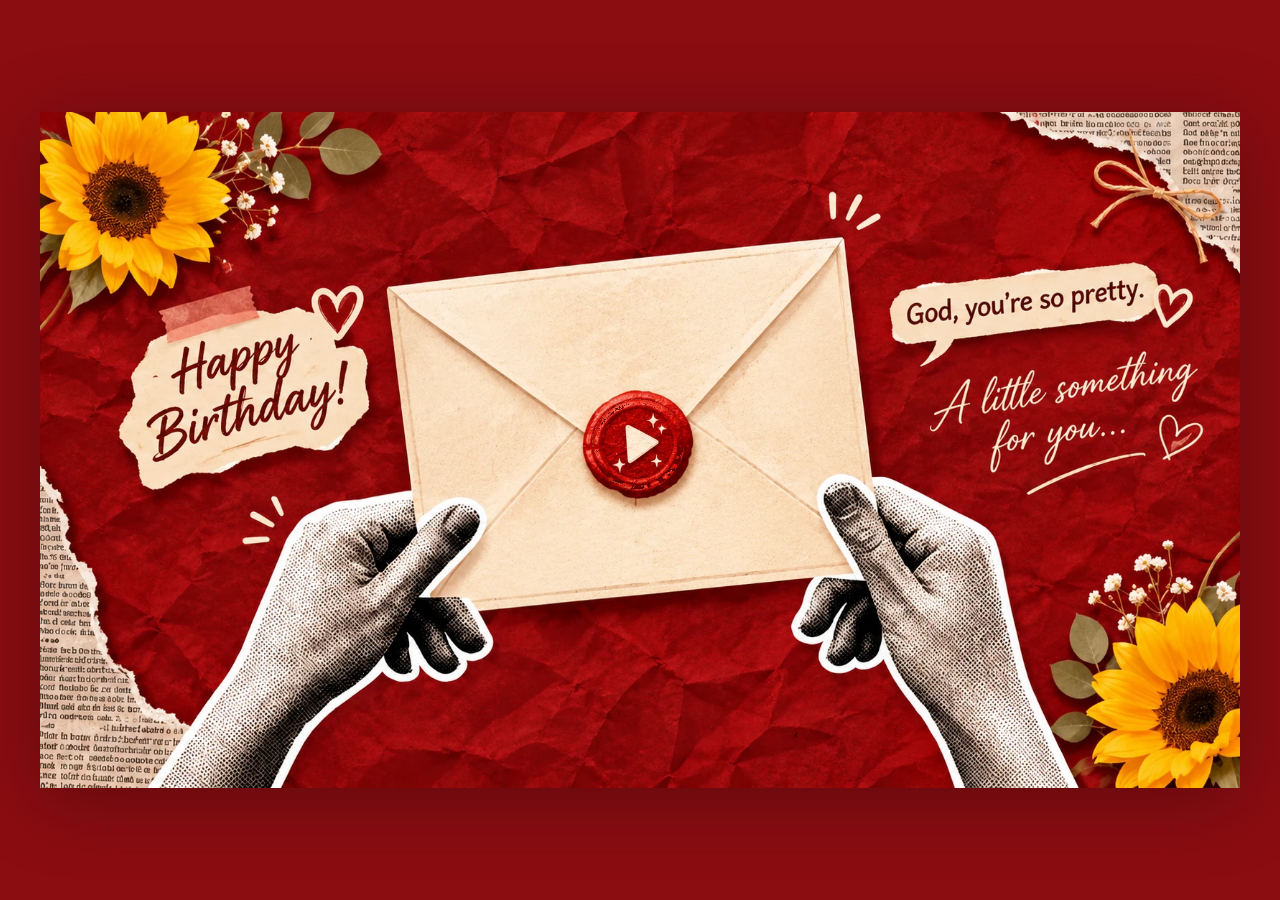
<file: index.html>
<!DOCTYPE html>
<html lang="en">

<head>
  <meta charset="UTF-8">
  <meta http-equiv="refresh" content="0; url=sections/envelope/envelope.html">
  <title>Sathya's Birthday — The Secret Envelope</title>

  <!-- Favicon -->
  <link rel="icon" type="image/x-icon" href="assets/favicon/favicon.ico">
  <link rel="icon" type="image/webp" href="assets/favicon/favicon.webp">
  <link rel="icon" type="image/png" sizes="32x32" href="assets/favicon/favicon-32x32.png">
  <link rel="icon" type="image/png" sizes="16x16" href="assets/favicon/favicon-16x16.png">
  <link rel="apple-touch-icon" sizes="180x180" href="assets/favicon/apple-touch-icon.png">

  <script>
    window.location.replace("sections/envelope/envelope.html");
  </script>
</head>

<body
  style="margin: 0; background-color: #8b0d11; color: #fbf5e7; font-family: sans-serif; display: flex; align-items: center; justify-content: center; height: 100vh;">
  <p>Loading Sathya's Birthday Website Section 01... <a href="sections/envelope/envelope.html"
      style="color: #ffd770;">Click here if not redirected</a></p>
</body>

</html>
</file>
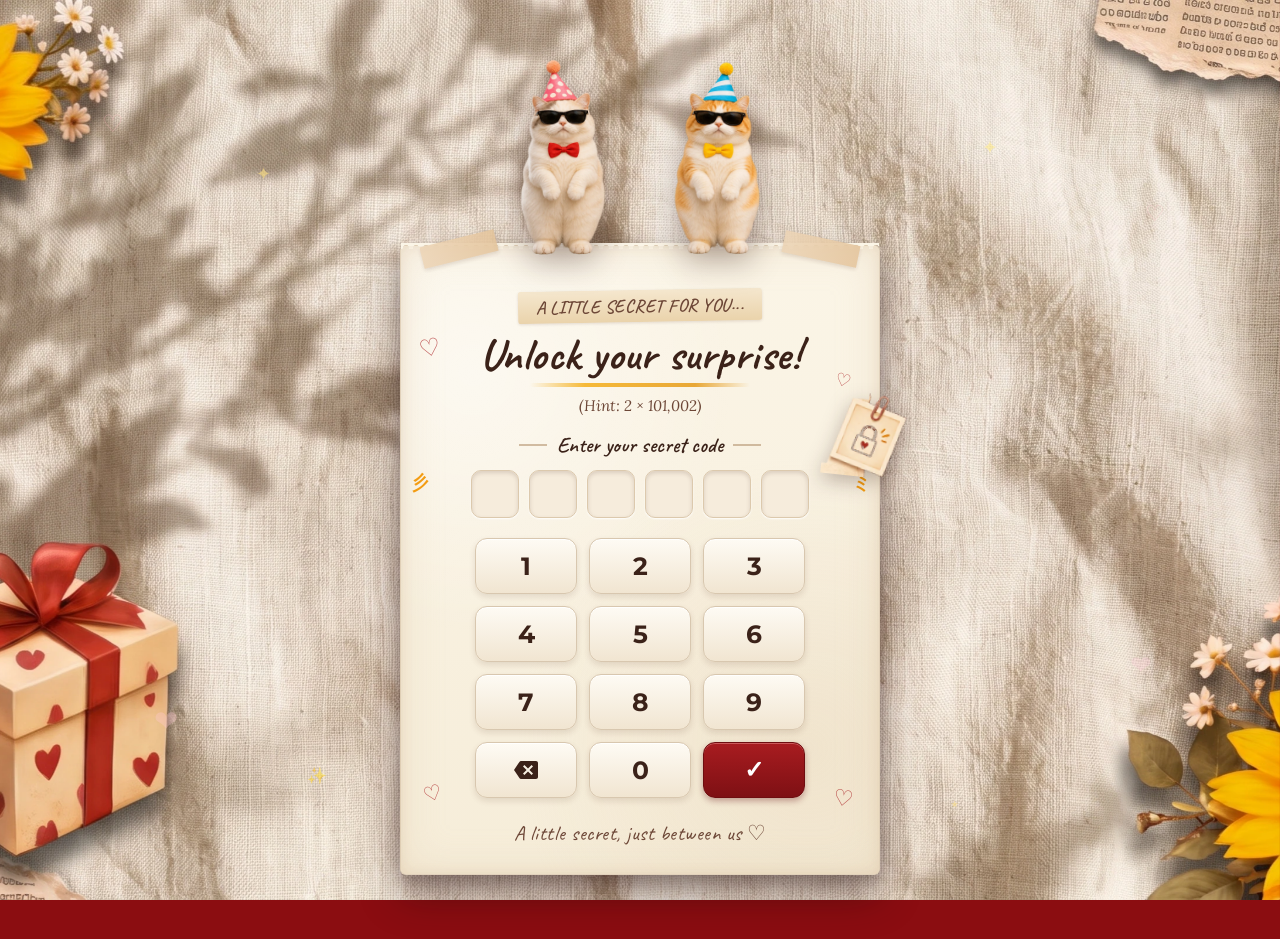
<file: secret code.html>
<!DOCTYPE html>
<html lang="en">

<head>
  <meta charset="UTF-8">
  <meta name="viewport" content="width=device-width, initial-scale=1.0">
  <title>Unlock your surprise! — Sathya's Birthday</title>

  <!-- Favicon -->
  <link rel="icon" type="image/x-icon" href="assets/favicon/favicon.ico">
  <link rel="icon" type="image/webp" href="assets/favicon/favicon.webp">
  <link rel="icon" type="image/png" sizes="32x32" href="assets/favicon/favicon-32x32.png">
  <link rel="icon" type="image/png" sizes="16x16" href="assets/favicon/favicon-16x16.png">
  <link rel="apple-touch-icon" sizes="180x180" href="assets/favicon/apple-touch-icon.png">

  <!-- Google Typography: Vintage cursive handwriting & elegant warm serif -->
  <link rel="preconnect" href="https://fonts.googleapis.com">
  <link rel="preconnect" href="https://fonts.gstatic.com" crossorigin>
  <link
    href="https://fonts.googleapis.com/css2?family=Caveat:wght@500;600;700&family=Dancing+Script:wght@600;700&family=Lora:ital,wght@0,400;0,500;0,600;1,400&family=Montserrat:wght@600;700;800&display=swap"
    rel="stylesheet">

  <link rel="stylesheet" href="css/secret-code.css">
</head>

<body class="secret-code-body">

  <!-- Scrapbook Background Image Layer (Desktop & Mobile via media queries) -->
  <div class="secret-code-bg-layer" aria-hidden="true"></div>

  <!-- Ambient Floating Scrapbook Particles (Hearts & Sparkles) -->
  <div class="secret-code-ambient-particles" aria-hidden="true">
    <span class="secret-code-ambient-heart ah-1">♡</span>
    <span class="secret-code-ambient-heart ah-2">❤</span>
    <span class="secret-code-ambient-heart ah-3">♡</span>
    <span class="secret-code-ambient-heart ah-4">❤</span>
    <span class="secret-code-ambient-star as-1">✦</span>
    <span class="secret-code-ambient-star as-2">✨</span>
    <span class="secret-code-ambient-star as-3">✦</span>
    <span class="secret-code-ambient-star as-4">⋆</span>
  </div>

  <main class="secret-code-main">
    <div class="secret-code-container">

      <!-- Birthday Cats Sticker atop card: Standing cats (initial) & Dancing cats (celebration) -->
      <div class="secret-code-kitten-wrap" id="secret-code-kitten-wrap" aria-hidden="true">
        <div class="secret-code-kitten-hearts">
          <span class="secret-code-celeb-heart">♡</span>
          <span class="secret-code-celeb-heart">✨</span>
          <span class="secret-code-celeb-heart">♡</span>
          <span class="secret-code-celeb-heart">✦</span>
        </div>
        <div class="secret-code-cats-container">
          <img src="assets/characters/standing-cats.webp"
            alt="Two birthday cats standing upright in sunglasses, party hats and bow ties"
            class="secret-code-cat-img secret-code-cat-standing" id="secret-code-cat-standing" draggable="false" />
          <img src="assets/characters/dancing-cats.webp"
            alt="Two birthday cats dancing in celebration with sunglasses and party hats"
            class="secret-code-cat-img secret-code-cat-dancing" id="secret-code-cat-dancing" draggable="false" />
        </div>
      </div>

      <!-- Cream Torn-Paper Password Card -->
      <article class="secret-code-card" id="secret-code-card" aria-label="Secret code entry card">

        <!-- Washi Tape Strips on Top Corners -->
        <div class="secret-code-tape secret-code-tape-left" aria-hidden="true"></div>
        <div class="secret-code-tape secret-code-tape-right" aria-hidden="true"></div>

        <!-- Mini Polaroid Locked Card with Bronze Paperclip on Right -->
        <div class="secret-code-polaroid-badge" aria-hidden="true">
          <img src="assets/lock-polaroid.webp" alt="" class="secret-code-polaroid-img" draggable="false" />
        </div>

        <!-- Hand-drawn Doodle Hearts -->
        <span class="secret-code-doodle-heart dh-1" aria-hidden="true">♡</span>
        <span class="secret-code-doodle-heart dh-2" aria-hidden="true">♡</span>
        <span class="secret-code-doodle-heart dh-3" aria-hidden="true">♡</span>
        <span class="secret-code-doodle-heart dh-4" aria-hidden="true">♡</span>

        <!-- Radiant Accent Marks next to Slots -->
        <span class="secret-code-radiant-left" aria-hidden="true">彡</span>
        <span class="secret-code-radiant-right" aria-hidden="true">ミ</span>

        <!-- Small Heading on washi tape strip -->
        <div class="secret-code-banner-wrap">
          <span class="secret-code-small-heading">A LITTLE SECRET FOR YOU...</span>
        </div>

        <!-- Main Heading: "Unlock your surprise!" -->
        <div class="secret-code-heading-wrap">
          <h1 class="secret-code-main-heading">Unlock your surprise!</h1>
          <div class="secret-code-heading-flourish" aria-hidden="true"></div>
        </div>

        <!-- Subtitle & Live Status Feedback -->
        <p class="secret-code-subtitle" id="secret-code-subtitle" role="status" aria-live="polite">
          (Hint: 2 × 101,002)
        </p>

        <!-- Input Heading -->
        <h2 class="secret-code-input-heading">Enter your secret code</h2>

        <!-- Exactly Six Digit Positions (Dots displayed) -->
        <div class="secret-code-slots-row" id="secret-code-slots" role="group" aria-label="6 digit passcode display">
          <div class="secret-code-slot" aria-label="Digit 1 empty"><span class="secret-code-slot-dot"></span></div>
          <div class="secret-code-slot" aria-label="Digit 2 empty"><span class="secret-code-slot-dot"></span></div>
          <div class="secret-code-slot" aria-label="Digit 3 empty"><span class="secret-code-slot-dot"></span></div>
          <div class="secret-code-slot" aria-label="Digit 4 empty"><span class="secret-code-slot-dot"></span></div>
          <div class="secret-code-slot" aria-label="Digit 5 empty"><span class="secret-code-slot-dot"></span></div>
          <div class="secret-code-slot" aria-label="Digit 6 empty"><span class="secret-code-slot-dot"></span></div>
        </div>

        <!-- Custom 6-Digit Numeric Keypad (12 buttons: 1-9, Backspace, 0, Submit) -->
        <div class="secret-code-keypad" id="secret-code-keypad" role="group" aria-label="Numeric keypad">
          <button class="secret-code-btn" type="button" data-digit="1" aria-label="1">1</button>
          <button class="secret-code-btn" type="button" data-digit="2" aria-label="2">2</button>
          <button class="secret-code-btn" type="button" data-digit="3" aria-label="3">3</button>
          <button class="secret-code-btn" type="button" data-digit="4" aria-label="4">4</button>
          <button class="secret-code-btn" type="button" data-digit="5" aria-label="5">5</button>
          <button class="secret-code-btn" type="button" data-digit="6" aria-label="6">6</button>
          <button class="secret-code-btn" type="button" data-digit="7" aria-label="7">7</button>
          <button class="secret-code-btn" type="button" data-digit="8" aria-label="8">8</button>
          <button class="secret-code-btn" type="button" data-digit="9" aria-label="9">9</button>

          <!-- Backspace Button (⌫) -->
          <button class="secret-code-btn secret-code-btn-backspace" type="button" data-action="backspace"
            aria-label="Backspace">
            <svg class="secret-code-backspace-svg" viewBox="0 0 24 24" aria-hidden="true">
              <path
                d="M22 3H7c-.69 0-1.23.35-1.59.88L0 12l5.41 8.11c.36.53.9.89 1.59.89h15c1.1 0 2-.9 2-2V5c0-1.1-.9-2-2-2zm-3 12.59L17.59 17 14 13.41 10.41 17 9 15.59 12.59 12 9 8.41 10.41 7 14 10.59 17.59 7 19 8.41 15.41 12 19 15.59z" />
            </svg>
          </button>

          <!-- Zero Button (0) -->
          <button class="secret-code-btn" type="button" data-digit="0" aria-label="0">0</button>

          <!-- Submit Checkmark Button (✓) with crimson styling -->
          <button class="secret-code-btn secret-code-btn-submit" type="button" data-action="submit"
            aria-label="Unlock surprise">
            <span class="secret-code-submit-icon" aria-hidden="true">&#10003;</span>
          </button>
        </div>

        <!-- Golden Unlocked Badge (Revealed on correct password) -->
        <div class="secret-code-unlocked-badge" id="secret-code-unlocked-badge" aria-hidden="true">
          <span>✨</span> SURPRISE UNLOCKED! <span>✨</span>
        </div>

        <!-- Supporting text at bottom of card -->
        <p class="secret-code-supporting-text">A little secret, just between us ♡</p>

      </article>

    </div>
  </main>

  <!-- Celebration Confetti and Hearts Particle Container -->
  <div class="secret-code-confetti-container" id="secret-code-confetti" aria-hidden="true"></div>

  <!-- Section 02 Functionality Script -->
  <script src="js/secret-code.js"></script>
</body>

</html>
</file>
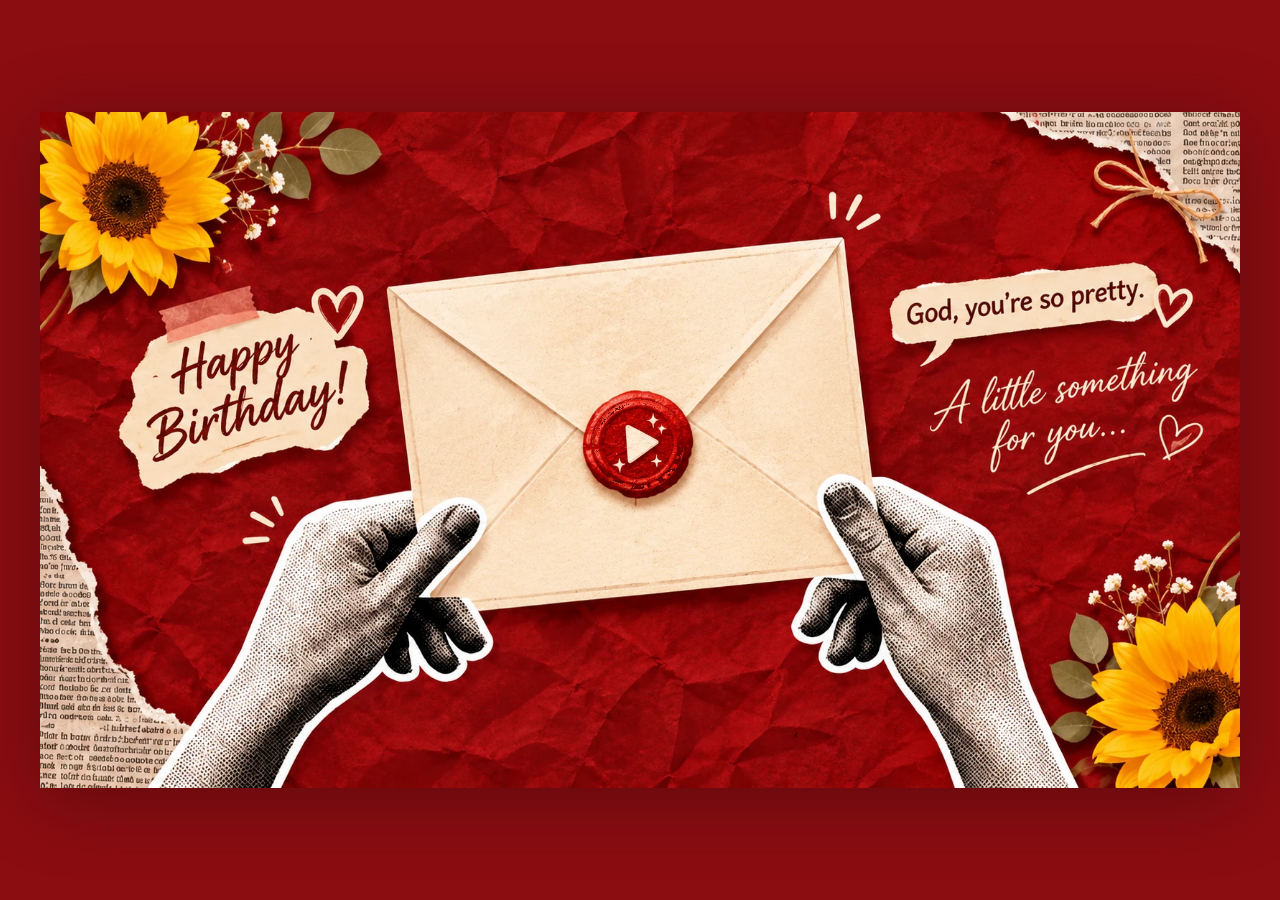
<file: sections/envelope/envelope.html>
<!DOCTYPE html>
<html lang="en">
<head>
  <meta charset="UTF-8">
  <meta name="viewport" content="width=device-width, initial-scale=1.0">
  <title>Sathya's Birthday — The Secret Envelope</title>

  <!-- Favicon -->
  <link rel="icon" type="image/x-icon" href="../../assets/favicon/favicon.ico">
  <link rel="icon" type="image/webp" href="../../assets/favicon/favicon.webp">
  <link rel="icon" type="image/png" sizes="32x32" href="../../assets/favicon/favicon-32x32.png">
  <link rel="icon" type="image/png" sizes="16x16" href="../../assets/favicon/favicon-16x16.png">
  <link rel="apple-touch-icon" sizes="180x180" href="../../assets/favicon/apple-touch-icon.png">

  <!-- Typography: Vintage romantic cursive handwriting & warm readable serif/sans -->
  <link rel="preconnect" href="https://fonts.googleapis.com">
  <link rel="preconnect" href="https://fonts.gstatic.com" crossorigin>
  <link href="https://fonts.googleapis.com/css2?family=Caveat:wght@500;600;700&family=Dancing+Script:wght@600;700&family=Lora:ital,wght@0,400;0,500;0,600;1,400&family=Montserrat:wght@600;700;800&display=swap" rel="stylesheet">

  <link rel="stylesheet" href="envelope.css">
</head>
<body class="envelope-body">

  <!-- SVG Filter for Deckled/Torn Paper Edges on the Letter -->
  <svg class="envelope-sr-only" aria-hidden="true" width="0" height="0">
    <defs>
      <filter id="envelope-deckle-filter">
        <feTurbulence type="fractalNoise" baseFrequency="0.04" numOctaves="4" result="noise" />
        <feDisplacementMap in="SourceGraphic" in2="noise" scale="2.5" xChannelSelector="R" yChannelSelector="G" />
      </filter>
    </defs>
  </svg>

  <main class="envelope-main">
    <section class="envelope-section" id="envelope-section" aria-label="Birthday envelope introduction">

      <!-- Responsive Canvas: max-width 1200px, preserves 1671:941 aspect ratio, centered in viewport -->
      <div class="envelope-container" id="envelope-container" data-state="closed">

        <!-- 1. Single Full Background Composition (Approved Reference Artwork) -->
        <img 
          src="assets/envelope-hero.webp" 
          alt="Sathya's Birthday Envelope" 
          class="envelope-hero-bg" 
          draggable="false"
        />

        <!-- 2. Golden Interior Light Burst & Star Sparkles (radiates when envelope opens) -->
        <div class="envelope-glow-burst" id="envelope-glow-burst" aria-hidden="true">
          <div class="envelope-glow-core"></div>
          <div class="envelope-sparkle sp-1">✦</div>
          <div class="envelope-sparkle sp-2">✨</div>
          <div class="envelope-sparkle sp-3">✦</div>
          <div class="envelope-sparkle sp-4">⋆</div>
          <div class="envelope-sparkle sp-5">✦</div>
          <div class="envelope-sparkle sp-6">✨</div>
        </div>

        <!-- 3. Open Flap Peak & Interior Light Flare Layer (revealed on open) -->
        <div class="envelope-open-peak" id="envelope-open-peak" aria-hidden="true">
          <img src="assets/envelope-open-header.webp" alt="" class="envelope-open-peak-img" draggable="false" />
        </div>

        <!-- 4. The Personal Letter Card (slides up smoothly out of envelope pocket) -->
        <article class="envelope-letter" id="envelope-letter" aria-label="Personal message for Sathya">
          
          <!-- Brass Binder Clip at top center -->
          <div class="envelope-letter-clip" aria-hidden="true">
            <svg viewBox="0 0 70 75" class="envelope-clip-svg">
              <defs>
                <linearGradient id="envelope-gold-grad" x1="0%" y1="0%" x2="100%" y2="100%">
                  <stop offset="0%" stop-color="#faecc0"/>
                  <stop offset="30%" stop-color="#caa24c"/>
                  <stop offset="60%" stop-color="#fff4cd"/>
                  <stop offset="85%" stop-color="#9a7226"/>
                  <stop offset="100%" stop-color="#e3bf66"/>
                </linearGradient>
                <filter id="envelope-clip-shadow" x="-30%" y="-30%" width="160%" height="160%">
                  <feDropShadow dx="0" dy="2" stdDeviation="2.5" flood-color="rgba(40,15,5,0.45)"/>
                </filter>
              </defs>
              <!-- Wire loop -->
              <path d="M 28 42 C 27 22 24 14 31 7 C 35 2 41 2 45 7 C 52 14 49 22 48 42" 
                    fill="none" stroke="url(#envelope-gold-grad)" stroke-width="3.2" stroke-linecap="round" filter="url(#envelope-clip-shadow)"/>
              <!-- Clamp metallic base -->
              <polygon points="12,42 64,42 60,68 16,68" fill="#3b2b1a" stroke="url(#envelope-gold-grad)" stroke-width="1.6" filter="url(#envelope-clip-shadow)"/>
              <polygon points="14,44 62,44 58,66 18,66" fill="#22170d"/>
              <!-- Clamp wire legs -->
              <path d="M 28 42 L 18 64" fill="none" stroke="url(#envelope-gold-grad)" stroke-width="2.6" stroke-linecap="round"/>
              <path d="M 48 42 L 58 64" fill="none" stroke="url(#envelope-gold-grad)" stroke-width="2.6" stroke-linecap="round"/>
            </svg>
          </div>

          <!-- Hand-drawn heart doodle at top right -->
          <div class="envelope-letter-heart" aria-hidden="true">
            <svg viewBox="0 0 36 36" class="envelope-heart-svg">
              <path d="M 18 30 C 18 30 5 21 5 12 C 5 7 9 4 14.5 5 C 16.8 5.5 18 7.5 18 7.5 C 18 7.5 19.2 5.5 21.5 5 C 27 4 31 7 31 12 C 31 21 18 30 18 30 Z" 
                    fill="none" stroke="#683d2c" stroke-width="2.2" stroke-linecap="round" stroke-linejoin="round"/>
            </svg>
          </div>

          <!-- Pressed Botanical Yellow Wildflower Sticker on left -->
          <div class="envelope-letter-flower" aria-hidden="true">
            <img src="assets/envelope-flower.webp" alt="" class="envelope-flower-img" draggable="false" />
          </div>

          <!-- Letter Body & Handwritten Heading -->
          <div class="envelope-letter-body-wrap">
            <h1 class="envelope-letter-heading">
              To the girl who makes everything a little more beautiful…
            </h1>
            <div class="envelope-letter-flourish" aria-hidden="true"></div>

            <p class="envelope-letter-text">
              Here's a small gift I made just for you. I hope you like it. <span class="envelope-heart-symbol" aria-hidden="true">🤍</span>
            </p>
          </div>

          <!-- Call to Action Button with flanking radiant accent marks -->
          <div class="envelope-letter-cta">
            <div class="envelope-cta-rays envelope-cta-rays-left" aria-hidden="true">
              <span class="envelope-ray"></span>
              <span class="envelope-ray"></span>
              <span class="envelope-ray"></span>
            </div>

            <button class="envelope-gift-btn" id="envelope-open-gift-btn" type="button" aria-label="Open your gift">
              <span class="envelope-gift-btn-label">OPEN YOUR GIFT &rarr;</span>
              <span class="envelope-gift-btn-glow" aria-hidden="true"></span>
            </button>

            <div class="envelope-cta-rays envelope-cta-rays-right" aria-hidden="true">
              <span class="envelope-ray"></span>
              <span class="envelope-ray"></span>
              <span class="envelope-ray"></span>
            </div>
          </div>

        </article>

        <!-- 5. Transparent Layer: Envelope Front Pocket & Hands (Letter slides out from behind this) -->
        <div class="envelope-front-pocket" id="envelope-front-pocket" aria-hidden="true">
          <img src="assets/envelope-front.webp" alt="" class="envelope-front-img" draggable="false" />
        </div>

        <!-- 6. Transparent Layer: Envelope Flap (3D CSS fold) -->
        <div class="envelope-flap" id="envelope-flap" aria-hidden="true">
          <img src="assets/envelope-flap-clean.webp" alt="" class="envelope-flap-img" draggable="false" />
        </div>

        <!-- 7. Transparent Layer: Circular Red Wax Play Seal Button (Keyboard accessible & pulsing) -->
        <button class="envelope-seal-btn" id="envelope-seal-btn" type="button"
                aria-label="Open birthday envelope" aria-expanded="false" 
                aria-controls="envelope-letter">
          <img src="assets/seal.webp" alt="" class="envelope-seal-img" draggable="false" />
          <span class="envelope-seal-pulse-glow" aria-hidden="true"></span>
        </button>

      </div>

      <!-- 8. Full-Screen Floral Carpet Reveal Overlay (Activates on "OPEN YOUR GIFT") -->
      <div class="envelope-floral-carpet-overlay" id="envelope-floral-carpet-overlay" aria-hidden="true">
        <div class="envelope-floral-carpet-canvas" id="envelope-floral-carpet-canvas"></div>
        <div class="envelope-floral-sparkles" id="envelope-floral-sparkles" aria-hidden="true"></div>
      </div>

    </section>
  </main>

  <script src="envelope.js"></script>
</body>
</html>
</file>
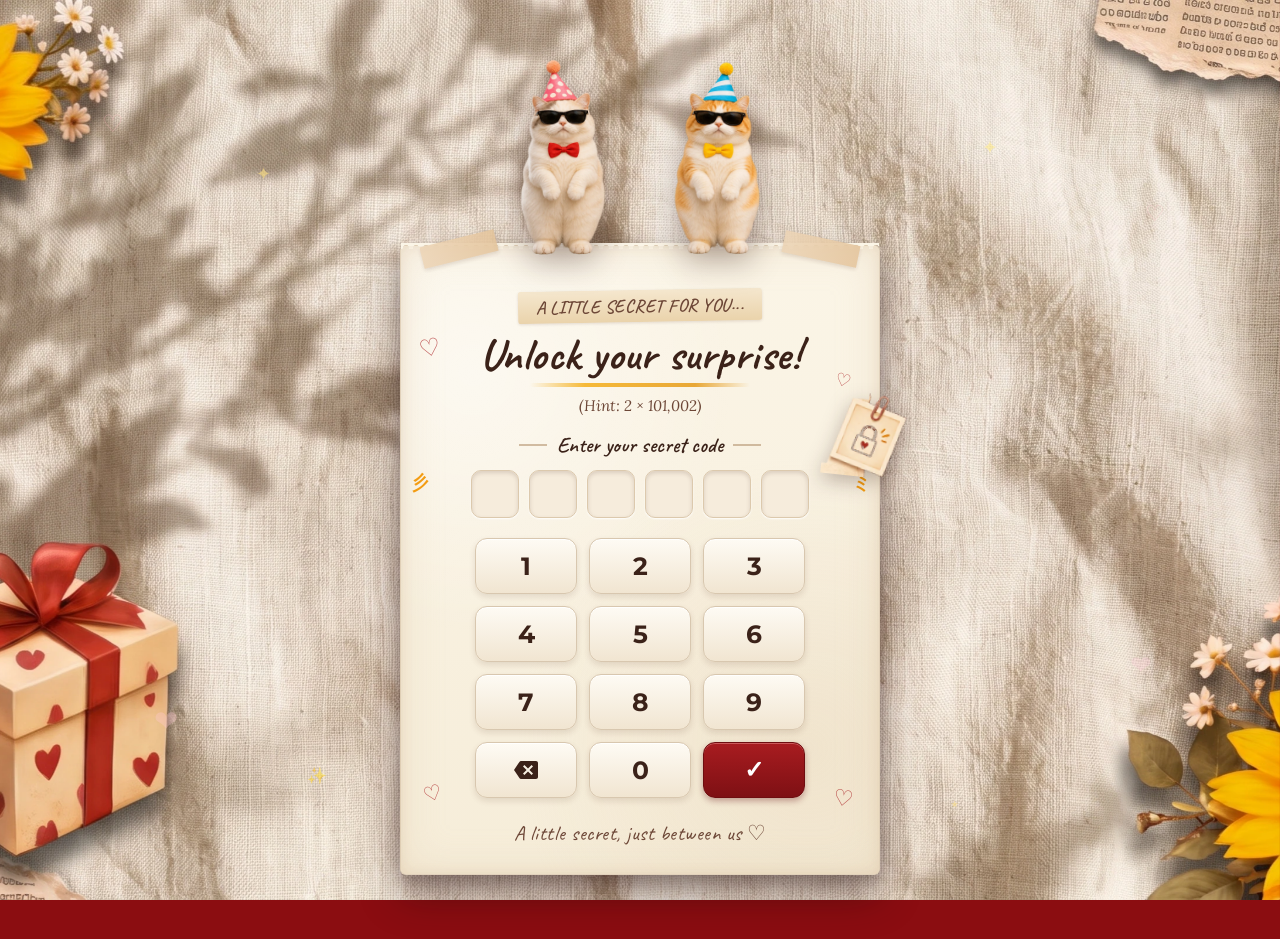
<file: sections/envelope/secret code.html>
<!DOCTYPE html>
<html lang="en">
<head>
  <meta charset="UTF-8">
  <meta http-equiv="refresh" content="0; url=../../secret%20code.html">
  <title>Redirecting to Secret Code...</title>
  <script>
    window.location.replace("../../secret%20code.html");
  </script>
</head>
<body style="background-color: #8b0d11; color: #fbf5e7; display: flex; align-items: center; justify-content: center; height: 100vh; font-family: sans-serif;">
  <p>Loading Section 02... <a href="../../secret%20code.html" style="color: #ffd770;">Click here if not redirected</a></p>
</body>
</html>
</file>
<file: css/secret-code.css>
/* ==========================================================================
   SATHYA'S BIRTHDAY WEBSITE — SECTION 02: SECRET CODE SCREEN
   Style: Cute Romantic Vintage Scrapbook Collage
   Class Prefix: secret-code-
   ========================================================================== */

/* --------------------------------------------------------------------------
   1. CSS Variables & Reset
   -------------------------------------------------------------------------- */
:root {
  --secret-code-bg-red: #8b0d11;
  --secret-code-cream: #fbf5e7;
  --secret-code-cream-light: #fffdf8;
  --secret-code-cream-dark: #eddcc4;
  --secret-code-card-edge: #d8c4a9;
  --secret-code-crimson: #a81c20;
  --secret-code-crimson-dark: #7b0f12;
  --secret-code-crimson-light: #c92f34;
  --secret-code-gold: #ffd770;
  --secret-code-gold-deep: #e5a928;
  --secret-code-gold-glow: rgba(255, 215, 110, 0.85);
  --secret-code-ink: #3b2219;
  --secret-code-ink-light: #6d4737;
  --secret-code-washi: #e8caa4;
  --secret-code-shadow: rgba(45, 15, 10, 0.45);

  --secret-code-font-heading: 'Caveat', 'Dancing Script', cursive;
  --secret-code-font-body: 'Lora', 'Georgia', serif;
  --secret-code-font-ui: 'Montserrat', -apple-system, BlinkMacSystemFont, 'Segoe UI', Roboto, sans-serif;

  --secret-code-ease-spring: cubic-bezier(0.175, 0.885, 0.32, 1.275);
  --secret-code-ease-smooth: cubic-bezier(0.25, 1, 0.5, 1);
}

*, *::before, *::after {
  box-sizing: border-box;
  margin: 0;
  padding: 0;
}

html, body {
  width: 100%;
  min-height: 100%;
  margin: 0;
  padding: 0;
  background-color: var(--secret-code-bg-red);
  font-family: var(--secret-code-font-body);
  color: var(--secret-code-ink);
  -webkit-font-smoothing: antialiased;
  -moz-osx-font-smoothing: grayscale;
}

/* --------------------------------------------------------------------------
   2. Screen Layout & Scrapbook Background Container
   -------------------------------------------------------------------------- */
.secret-code-body {
  overflow-x: hidden;
  position: relative;
  min-height: 100vh;
  min-height: 100svh;
  display: flex;
  flex-direction: column;
}

.secret-code-main {
  position: relative;
  flex: 1;
  display: flex;
  align-items: center;
  justify-content: center;
  padding: 2.5rem 1rem 3rem;
  z-index: 1;
}

/* Scrapbook Background Image Layer */
.secret-code-bg-layer {
  position: fixed;
  top: 0;
  left: 0;
  width: 100%;
  height: 100%;
  z-index: 0;
  pointer-events: none;
  background-image: url('../assets/scrapbook-background.webp');
  background-repeat: no-repeat;
  background-position: center center;
  background-size: cover;
}

@media (max-width: 768px) {
  .secret-code-bg-layer {
    background-image: url('../assets/scrapbook-background-mobile.webp');
    background-size: cover;
  }
}

/* Floating Ambient Particles (Hearts & Sparkles) */
.secret-code-ambient-particles {
  position: fixed;
  top: 0;
  left: 0;
  width: 100%;
  height: 100%;
  z-index: 1;
  pointer-events: none;
  overflow: hidden;
}

.secret-code-ambient-heart,
.secret-code-ambient-star {
  position: absolute;
  color: rgba(255, 230, 180, 0.45);
  user-select: none;
  animation: secret-code-heart-float 6s ease-in-out infinite alternate;
}

.secret-code-ambient-heart.ah-1 { top: 12%; left: 8%; font-size: 1.5rem; animation-duration: 5.5s; color: rgba(255, 180, 190, 0.4); }
.secret-code-ambient-heart.ah-2 { top: 78%; left: 12%; font-size: 1.8rem; animation-duration: 7s; color: rgba(255, 200, 210, 0.35); }
.secret-code-ambient-heart.ah-3 { top: 22%; right: 9%; font-size: 1.4rem; animation-duration: 6.2s; color: rgba(255, 190, 200, 0.4); }
.secret-code-ambient-heart.ah-4 { top: 72%; right: 10%; font-size: 1.6rem; animation-duration: 8s; color: rgba(255, 210, 220, 0.35); }

.secret-code-ambient-star.as-1 { top: 18%; left: 20%; font-size: 1.1rem; animation-duration: 4.8s; color: rgba(255, 225, 130, 0.6); }
.secret-code-ambient-star.as-2 { top: 85%; left: 24%; font-size: 1rem; animation-duration: 5.2s; color: rgba(255, 225, 130, 0.55); }
.secret-code-ambient-star.as-3 { top: 15%; right: 22%; font-size: 1.2rem; animation-duration: 6s; color: rgba(255, 235, 140, 0.6); }
.secret-code-ambient-star.as-4 { top: 88%; right: 25%; font-size: 1.1rem; animation-duration: 5.5s; color: rgba(255, 225, 130, 0.55); }

/* --------------------------------------------------------------------------
   3. Composition Container & Fluffy Kitten Wrapper
   -------------------------------------------------------------------------- */
.secret-code-container {
  position: relative;
  width: 100%;
  max-width: 460px;
  display: flex;
  flex-direction: column;
  align-items: center;
  z-index: 2;
  margin: 0 auto;
}

/* Birthday Cats Sticker positioned above and overlapping top of card */
.secret-code-kitten-wrap {
  position: relative;
  z-index: 3;
  margin-bottom: -20px; /* Natural overlap of standing cats paws onto card edge */
  display: flex;
  justify-content: center;
  align-items: flex-end;
  pointer-events: none;
  animation: secret-code-cats-float 3.8s ease-in-out infinite alternate;
  transform-origin: bottom center;
}

/* Two-cat container preserving exact 1536x1024 (1.5:1) aspect ratio */
.secret-code-cats-container {
  position: relative;
  width: 310px;
  max-width: 85vw;
  aspect-ratio: 1536 / 1024;
  display: flex;
  justify-content: center;
  align-items: flex-end;
}

/* Base style for both cat images: transparent bg, crisp rendering, smooth transition */
.secret-code-cat-img {
  position: absolute;
  inset: 0;
  width: 100%;
  height: 100%;
  object-fit: contain;
  display: block;
  filter: drop-shadow(0 8px 16px rgba(45, 15, 10, 0.38));
  transition: opacity 0.5s cubic-bezier(0.4, 0, 0.2, 1), transform 0.5s cubic-bezier(0.34, 1.56, 0.64, 1);
  transform-origin: bottom center;
  user-select: none;
  -webkit-user-drag: none;
}

/* Alias for backward compatibility if referenced */
.secret-code-kitten-img {
  width: 100%;
  height: 100%;
  object-fit: contain;
}

/* BEFORE CORRECT PASSWORD: Standing cats visible, dancing cats hidden */
.secret-code-cat-standing {
  opacity: 1;
  visibility: visible;
  transform: scale(1) translateY(0);
  pointer-events: auto;
  z-index: 2;
}

.secret-code-cat-dancing {
  opacity: 0;
  visibility: hidden;
  transform: scale(0.92) translateY(8px);
  pointer-events: none;
  z-index: 1;
}

/* AFTER SUCCESSFUL PASSWORD: Transition from standing to dancing cats with fun celebration */
.secret-code-kitten-wrap.secret-code-is-celebrating {
  animation: secret-code-cats-celebrate-wrap 2.2s ease-in-out infinite alternate !important;
}

.secret-code-kitten-wrap.secret-code-is-celebrating .secret-code-cat-standing {
  opacity: 0;
  visibility: hidden;
  transform: scale(0.9) translateY(12px);
  pointer-events: none;
}

.secret-code-kitten-wrap.secret-code-is-celebrating .secret-code-cat-dancing {
  opacity: 1;
  visibility: visible;
  transform: scale(1) translateY(0);
  pointer-events: auto;
  z-index: 3;
  animation: secret-code-cats-dance 1.15s cubic-bezier(0.45, 0.05, 0.55, 0.95) infinite alternate;
}

/* Floating celebratory hearts and sparkles above dancing cats upon unlock */
.secret-code-kitten-hearts {
  position: absolute;
  top: -24px;
  left: 50%;
  transform: translateX(-50%);
  display: none;
  pointer-events: none;
  z-index: 5;
}

.secret-code-kitten-wrap.secret-code-is-celebrating .secret-code-kitten-hearts {
  display: flex;
  gap: 12px;
}

.secret-code-celeb-heart {
  font-size: 1.6rem;
  color: #ff4760;
  animation: secret-code-pop-up 0.8s ease-in-out infinite alternate;
}
.secret-code-celeb-heart:nth-child(2) {
  font-size: 1.8rem;
  color: #ffd770;
  animation-delay: 0.15s;
}
.secret-code-celeb-heart:nth-child(3) {
  font-size: 1.5rem;
  color: #ff6b81;
  animation-delay: 0.3s;
}
.secret-code-celeb-heart:nth-child(4) {
  font-size: 1.7rem;
  color: #ffd770;
  animation-delay: 0.45s;
}

/* --------------------------------------------------------------------------
   4. Cream Torn-Paper Password Card
   -------------------------------------------------------------------------- */
.secret-code-card {
  position: relative;
  width: 100%;
  background: var(--secret-code-cream);
  background-image: 
    radial-gradient(circle at 15% 20%, rgba(255, 255, 255, 0.45) 0%, transparent 40%),
    radial-gradient(circle at 85% 80%, rgba(220, 195, 160, 0.25) 0%, transparent 45%),
    linear-gradient(180deg, #fbf5e7 0%, #f6edd9 100%);
  border-radius: 6px;
  padding: 42px 28px 24px;
  box-shadow: 
    0 20px 40px rgba(35, 8, 10, 0.45),
    0 6px 16px rgba(0, 0, 0, 0.2),
    inset 0 0 40px rgba(220, 195, 160, 0.35);
  border: 1px solid rgba(216, 196, 169, 0.7);
  display: flex;
  flex-direction: column;
  align-items: center;
  text-align: center;
  transition: box-shadow 0.6s ease, transform 0.3s ease;
  z-index: 2;
}

/* Torn / deckled ragged edges styling using SVG clip / pseudo-elements */
.secret-code-card::before {
  content: "";
  position: absolute;
  top: -3px;
  left: 0;
  right: 0;
  height: 6px;
  background: radial-gradient(circle, transparent 40%, var(--secret-code-cream) 45%);
  background-size: 10px 10px;
  pointer-events: none;
}

/* Subtle torn paper drop shadow border */
.secret-code-card::after {
  content: "";
  position: absolute;
  inset: 0;
  border-radius: 6px;
  box-shadow: inset 0 0 12px rgba(180, 140, 100, 0.15);
  pointer-events: none;
}

/* Successful Unlock Soft Glow */
.secret-code-card.secret-code-is-unlocked {
  box-shadow: 
    0 0 45px var(--secret-code-gold-glow),
    0 22px 50px rgba(35, 8, 10, 0.55),
    inset 0 0 30px rgba(255, 235, 160, 0.45);
  animation: secret-code-unlock-glow 2.5s ease-in-out infinite alternate;
}

/* Smooth exit transition to Section 03 */
.secret-code-card.secret-code-is-exiting,
.secret-code-kitten-wrap.secret-code-is-exiting {
  opacity: 0;
  transform: scale(0.96);
  transition: opacity 0.7s ease, transform 0.7s ease;
}

/* Shake Animation when code is incorrect */
.secret-code-card.secret-code-is-shaking {
  animation: secret-code-shake 0.55s cubic-bezier(0.36, 0.07, 0.19, 0.97) both;
}

/* Washi Tape Strips on Top Corners */
.secret-code-tape {
  position: absolute;
  width: 76px;
  height: 22px;
  background-color: var(--secret-code-washi);
  background-image: linear-gradient(90deg, rgba(255,255,255,0.2) 0%, rgba(220,185,140,0.3) 100%);
  opacity: 0.88;
  box-shadow: 0 2px 4px rgba(60, 20, 10, 0.15);
  pointer-events: none;
  z-index: 4;
}

.secret-code-tape-left {
  top: -8px;
  left: 20px;
  transform: rotate(-14deg);
}

.secret-code-tape-right {
  top: -8px;
  right: 20px;
  transform: rotate(12deg);
}

/* Mini Polaroid Card Clipped on Right Edge */
.secret-code-polaroid-badge {
  position: absolute;
  top: 135px;
  right: -28px;
  width: 82px;
  z-index: 5;
  pointer-events: none;
  transform: rotate(6deg);
  transition: transform 0.5s var(--secret-code-ease-spring), filter 0.5s ease;
  filter: drop-shadow(0 6px 10px rgba(45, 15, 10, 0.3));
}

.secret-code-polaroid-img {
  width: 100%;
  height: auto;
  display: block;
}

.secret-code-card.secret-code-is-unlocked .secret-code-polaroid-badge {
  transform: rotate(0deg) scale(1.1);
  filter: drop-shadow(0 0 12px var(--secret-code-gold-glow)) drop-shadow(0 6px 12px rgba(45, 15, 10, 0.35));
}

/* Hand-Drawn Doodle Hearts on the card matching the reference */
.secret-code-doodle-heart {
  position: absolute;
  pointer-events: none;
  user-select: none;
  color: var(--secret-code-crimson);
  opacity: 0.75;
  line-height: 1;
}

.secret-code-doodle-heart.dh-1 { top: 90px; left: 18px; font-size: 1.5rem; transform: rotate(-12deg); }
.secret-code-doodle-heart.dh-2 { top: 125px; right: 28px; font-size: 1.1rem; transform: rotate(15deg); }
.secret-code-doodle-heart.dh-3 { bottom: 70px; left: 22px; font-size: 1.3rem; transform: rotate(-18deg); }
.secret-code-doodle-heart.dh-4 { bottom: 65px; right: 26px; font-size: 1.4rem; transform: rotate(10deg); }

/* Radiant Accent Sparkle Marks next to Pin Slots */
.secret-code-radiant-left,
.secret-code-radiant-right {
  position: absolute;
  top: 225px;
  font-size: 1.1rem;
  color: #f39c12;
  font-weight: bold;
  pointer-events: none;
  user-select: none;
  letter-spacing: -2px;
}
.secret-code-radiant-left { left: 10px; transform: rotate(-10deg); }
.secret-code-radiant-right { right: 10px; transform: rotate(10deg); }

/* --------------------------------------------------------------------------
   5. Card Typography & Headings
   -------------------------------------------------------------------------- */
/* Small heading on washi tape banner */
.secret-code-banner-wrap {
  display: inline-block;
  margin-bottom: 8px;
}

.secret-code-small-heading {
  display: inline-block;
  background-color: #f1dfbe;
  background-image: linear-gradient(180deg, #f5e7ce 0%, #ead3ab 100%);
  padding: 4px 18px;
  border-radius: 3px;
  font-family: var(--secret-code-font-heading);
  font-size: 1.15rem;
  font-weight: 600;
  letter-spacing: 0.5px;
  color: var(--secret-code-ink-light);
  box-shadow: 0 1px 3px rgba(60, 20, 10, 0.12);
  transform: rotate(-1deg);
}

/* Main Heading: "Unlock your surprise!" */
.secret-code-heading-wrap {
  position: relative;
  display: inline-block;
  margin-bottom: 6px;
}

.secret-code-main-heading {
  font-family: var(--secret-code-font-heading);
  font-size: 2.5rem;
  font-weight: 700;
  line-height: 1.15;
  color: var(--secret-code-ink);
  letter-spacing: 0.5px;
}

/* Warm golden-yellow underline brush flourish */
.secret-code-heading-flourish {
  width: 100%;
  max-width: 220px;
  height: 4px;
  margin: 3px auto 0;
  background: linear-gradient(90deg, transparent 0%, #f5af19 25%, #e59a18 75%, transparent 100%);
  border-radius: 4px;
  opacity: 0.85;
}

/* Subtitle & Feedback status line */
.secret-code-subtitle {
  font-family: var(--secret-code-font-body);
  font-size: 0.95rem;
  font-style: italic;
  color: var(--secret-code-ink-light);
  margin-bottom: 14px;
  min-height: 24px;
  display: flex;
  align-items: center;
  justify-content: center;
  transition: color 0.3s ease, transform 0.3s ease;
}

/* Error message styling */
.secret-code-subtitle.secret-code-is-error {
  color: var(--secret-code-crimson-light);
  font-weight: 600;
  font-style: normal;
  animation: secret-code-shake-subtle 0.4s ease;
}

/* Input Section Heading: "— Enter your secret code —" */
.secret-code-input-heading {
  font-family: var(--secret-code-font-heading);
  font-size: 1.35rem;
  font-weight: 600;
  color: var(--secret-code-ink);
  margin-bottom: 12px;
  display: flex;
  align-items: center;
  justify-content: center;
  gap: 10px;
}

.secret-code-input-heading::before,
.secret-code-input-heading::after {
  content: "";
  display: inline-block;
  width: 28px;
  height: 1.5px;
  background-color: #bfa382;
  opacity: 0.7;
}

/* --------------------------------------------------------------------------
   6. Six-Digit Password Slots
   -------------------------------------------------------------------------- */
.secret-code-slots-row {
  display: flex;
  justify-content: center;
  align-items: center;
  gap: 10px;
  margin-bottom: 20px;
  width: 100%;
  max-width: 340px;
}

.secret-code-slot {
  flex: 1;
  max-width: 48px;
  aspect-ratio: 1 / 1;
  background: #f6ecdc;
  border: 1.5px solid #dcc9ad;
  border-radius: 10px;
  box-shadow: 
    inset 0 2px 4px rgba(60, 30, 20, 0.15),
    0 1px 2px rgba(255, 255, 255, 0.9);
  display: flex;
  align-items: center;
  justify-content: center;
  transition: all 0.25s var(--secret-code-ease-spring);
  position: relative;
}

/* Dot inside slot */
.secret-code-slot-dot {
  width: 13px;
  height: 13px;
  background-color: var(--secret-code-ink);
  border-radius: 50%;
  opacity: 0;
  transform: scale(0.3);
  transition: all 0.2s var(--secret-code-ease-spring);
  box-shadow: 0 1px 2px rgba(60, 20, 10, 0.3);
}

/* Filled slot state */
.secret-code-slot.secret-code-filled {
  border-color: #bfa585;
  background: #efe3ce;
}

.secret-code-slot.secret-code-filled .secret-code-slot-dot {
  opacity: 1;
  transform: scale(1);
  animation: secret-code-dot-pop 0.25s var(--secret-code-ease-spring);
}

/* Slot error state */
.secret-code-slot.secret-code-slot-error {
  border-color: var(--secret-code-crimson-light);
  background-color: #fae4e5;
}

.secret-code-slot.secret-code-slot-error .secret-code-slot-dot {
  background-color: var(--secret-code-crimson);
}

/* Slot success state */
.secret-code-slot.secret-code-slot-success {
  border-color: #e5a928;
  background-color: #fdf5df;
  box-shadow: 0 0 10px var(--secret-code-gold-glow);
}

.secret-code-slot.secret-code-slot-success .secret-code-slot-dot {
  background-color: #c48b11;
}

/* --------------------------------------------------------------------------
   7. Numeric Keypad Layout & Buttons
   -------------------------------------------------------------------------- */
.secret-code-keypad {
  display: grid;
  grid-template-columns: repeat(3, 1fr);
  gap: 10px;
  width: 100%;
  max-width: 320px;
  margin-bottom: 18px;
}

/* Common Keypad Button Styling */
.secret-code-btn {
  appearance: none;
  border: 1.5px solid #d8c7af;
  border-radius: 12px;
  background: linear-gradient(180deg, #fefbf4 0%, #f1e5d1 100%);
  color: var(--secret-code-ink);
  font-family: var(--secret-code-font-ui);
  font-size: 1.45rem;
  font-weight: 700;
  min-height: 52px;
  min-width: 44px;
  display: flex;
  align-items: center;
  justify-content: center;
  cursor: pointer;
  user-select: none;
  -webkit-tap-highlight-color: transparent;
  touch-action: manipulation;
  box-shadow: 
    0 3px 6px rgba(70, 30, 15, 0.12),
    inset 0 1px 0 rgba(255, 255, 255, 0.95);
  transition: transform 0.1s ease, box-shadow 0.1s ease, background 0.15s ease;
  position: relative;
}

.secret-code-btn:hover {
  background: linear-gradient(180deg, #ffffff 0%, #f6ebd8 100%);
  box-shadow: 
    0 4px 8px rgba(70, 30, 15, 0.16),
    inset 0 1px 0 rgba(255, 255, 255, 1);
  transform: translateY(-1px);
}

.secret-code-btn:active,
.secret-code-btn.secret-code-btn-active {
  transform: translateY(2px);
  box-shadow: 
    0 1px 2px rgba(70, 30, 15, 0.18),
    inset 0 2px 4px rgba(60, 30, 20, 0.1);
  background: linear-gradient(180deg, #f1e5d1 0%, #e6d7bf 100%);
}

.secret-code-btn:focus-visible {
  outline: 2px solid var(--secret-code-crimson);
  outline-offset: 2px;
}

/* Backspace Button (⌫) */
.secret-code-btn-backspace {
  font-size: 1.3rem;
  color: var(--secret-code-ink);
}

.secret-code-backspace-svg {
  width: 24px;
  height: 24px;
  fill: currentColor;
}

/* Submit Checkmark Button (✓) with rich crimson background */
.secret-code-btn-submit {
  background: linear-gradient(180deg, #a81c20 0%, #7e1014 100%);
  border-color: #6e0d10;
  color: #ffffff;
  box-shadow: 
    0 3px 6px rgba(100, 15, 20, 0.35),
    inset 0 1px 0 rgba(255, 180, 180, 0.4);
}

.secret-code-btn-submit:hover {
  background: linear-gradient(180deg, #ba2327 0%, #8b1318 100%);
  box-shadow: 
    0 4px 10px rgba(100, 15, 20, 0.45),
    0 0 12px rgba(255, 215, 110, 0.4),
    inset 0 1px 0 rgba(255, 200, 200, 0.5);
  transform: translateY(-1px);
}

.secret-code-btn-submit:active,
.secret-code-btn-submit.secret-code-btn-active {
  background: linear-gradient(180deg, #7e1014 0%, #5d090c 100%);
  box-shadow: 
    0 1px 2px rgba(80, 10, 15, 0.4),
    inset 0 2px 4px rgba(40, 5, 8, 0.4);
  transform: translateY(2px);
}

.secret-code-submit-icon {
  font-size: 1.5rem;
  font-weight: 900;
  line-height: 1;
}

/* Disabled Keypad state */
.secret-code-keypad.secret-code-is-disabled .secret-code-btn {
  pointer-events: none;
  opacity: 0.65;
  cursor: default;
}

/* --------------------------------------------------------------------------
   8. Supporting Text & Unlocked Badge
   -------------------------------------------------------------------------- */
.secret-code-supporting-text {
  font-family: var(--secret-code-font-heading);
  font-size: 1.3rem;
  color: var(--secret-code-ink-light);
  letter-spacing: 0.5px;
  margin-top: 4px;
}

/* Golden "SURPRISE UNLOCKED!" Badge */
.secret-code-unlocked-badge {
  display: none;
  margin-top: 10px;
  background: linear-gradient(135deg, #ffd770 0%, #f39c12 50%, #e67e22 100%);
  color: #4a2700;
  font-family: var(--secret-code-font-ui);
  font-size: 1.05rem;
  font-weight: 800;
  letter-spacing: 1.5px;
  padding: 8px 22px;
  border-radius: 20px;
  box-shadow: 
    0 4px 12px rgba(243, 156, 18, 0.45),
    0 0 20px var(--secret-code-gold-glow);
  border: 1px solid rgba(255, 255, 255, 0.7);
  animation: secret-code-badge-reveal 0.6s var(--secret-code-ease-spring) both;
}

.secret-code-card.secret-code-is-unlocked .secret-code-unlocked-badge {
  display: inline-flex;
  align-items: center;
  gap: 8px;
}

/* --------------------------------------------------------------------------
   9. Celebration Confetti & Hearts Canvas / Container
   -------------------------------------------------------------------------- */
.secret-code-confetti-container {
  position: fixed;
  inset: 0;
  pointer-events: none;
  z-index: 10;
  overflow: hidden;
  display: none;
}

.secret-code-confetti-container.secret-code-active {
  display: block;
}

.secret-code-confetti-piece {
  position: absolute;
  top: -20px;
  will-change: transform, opacity;
  animation: secret-code-confetti-fall linear forwards;
}

/* --------------------------------------------------------------------------
   10. Keyframe Animations
   -------------------------------------------------------------------------- */
/* Floating gentle cats (subtle upright hover before unlock) */
@keyframes secret-code-cats-float {
  0% {
    transform: translateY(0) rotate(0deg);
  }
  50% {
    transform: translateY(-6px) rotate(-0.8deg);
  }
  100% {
    transform: translateY(-2px) rotate(0.8deg);
  }
}

/* Backwards-compatible alias for kitten float */
@keyframes secret-code-kitten-float {
  0% { transform: translateY(0) rotate(0deg); }
  50% { transform: translateY(-6px) rotate(-0.8deg); }
  100% { transform: translateY(-2px) rotate(0.8deg); }
}

/* Gentle wrapper bounce when cats celebrate */
@keyframes secret-code-cats-celebrate-wrap {
  0% {
    transform: translateY(0) scale(1);
  }
  50% {
    transform: translateY(-5px) scale(1.02);
  }
  100% {
    transform: translateY(0) scale(1);
  }
}

/* Looping celebratory dance for birthday cats with party hats and sunglasses */
@keyframes secret-code-cats-dance {
  0% {
    transform: translateY(0) scale(1, 1) rotate(0deg);
  }
  25% {
    transform: translateY(-16px) scale(0.97, 1.03) rotate(-3.5deg);
  }
  50% {
    transform: translateY(-6px) scale(1.02, 0.98) rotate(0deg);
  }
  75% {
    transform: translateY(-20px) scale(0.98, 1.02) rotate(3.5deg);
  }
  100% {
    transform: translateY(0) scale(1, 1) rotate(-1deg);
  }
}

/* Kitten celebration jump on unlock (fallback alias) */
@keyframes secret-code-kitten-jump {
  0% {
    transform: translateY(0) scale(1, 1);
  }
  30% {
    transform: translateY(-28px) scale(0.96, 1.08) rotate(-2deg);
  }
  60% {
    transform: translateY(-34px) scale(1.02, 0.98) rotate(2deg);
  }
  85% {
    transform: translateY(2px) scale(1.06, 0.94);
  }
  100% {
    transform: translateY(0) scale(1, 1);
  }
}

/* Gentle keypad shake on incorrect password */
@keyframes secret-code-shake {
  0%, 100% { transform: translateX(0); }
  15% { transform: translateX(-8px) rotate(-1deg); }
  30% { transform: translateX(8px) rotate(1deg); }
  45% { transform: translateX(-6px) rotate(-0.5deg); }
  60% { transform: translateX(6px) rotate(0.5deg); }
  75% { transform: translateX(-3px); }
  90% { transform: translateX(3px); }
}

@keyframes secret-code-shake-subtle {
  0%, 100% { transform: translateX(0); }
  25% { transform: translateX(-4px); }
  75% { transform: translateX(4px); }
}

/* Slot dot pop entrance */
@keyframes secret-code-dot-pop {
  0% { transform: scale(0.3); opacity: 0; }
  60% { transform: scale(1.25); opacity: 1; }
  100% { transform: scale(1); opacity: 1; }
}

/* Soft ambient floating hearts */
@keyframes secret-code-heart-float {
  0% { transform: translateY(0) scale(1); }
  50% { transform: translateY(-12px) scale(1.08); }
  100% { transform: translateY(-5px) scale(0.95); }
}

/* Soft unlock glow pulsing */
@keyframes secret-code-unlock-glow {
  0% {
    box-shadow: 
      0 0 35px var(--secret-code-gold-glow),
      0 20px 40px rgba(35, 8, 10, 0.45);
  }
  100% {
    box-shadow: 
      0 0 55px rgba(255, 225, 130, 0.95),
      0 25px 50px rgba(35, 8, 10, 0.55);
  }
}

/* Pop up hearts above kitten */
@keyframes secret-code-pop-up {
  0% { transform: translateY(0) scale(0.9); opacity: 0.7; }
  100% { transform: translateY(-12px) scale(1.15); opacity: 1; }
}

/* Badge reveal */
@keyframes secret-code-badge-reveal {
  0% {
    opacity: 0;
    transform: translateY(12px) scale(0.85);
  }
  100% {
    opacity: 1;
    transform: translateY(0) scale(1);
  }
}

/* Confetti flutter & drift down */
@keyframes secret-code-confetti-fall {
  0% {
    transform: translateY(0) rotate(0deg) scale(0.8);
    opacity: 1;
  }
  85% {
    opacity: 1;
  }
  100% {
    transform: translateY(105vh) rotate(540deg) scale(1);
    opacity: 0;
  }
}

/* --------------------------------------------------------------------------
   11. Responsive Styles (Desktop & Mobile)
   -------------------------------------------------------------------------- */
/* Desktop Composition */
@media (min-width: 769px) {
  .secret-code-main {
    padding: 3rem 1.5rem 4rem;
  }

  .secret-code-container {
    max-width: 480px;
  }

  .secret-code-cats-container {
    width: 325px;
  }

  .secret-code-kitten-img {
    width: 270px;
  }

  .secret-code-card {
    padding: 44px 34px 28px;
  }

  .secret-code-main-heading {
    font-size: 2.75rem;
  }

  .secret-code-keypad {
    gap: 12px;
    max-width: 330px;
  }

  .secret-code-btn {
    min-height: 56px;
    font-size: 1.55rem;
  }
}

/* Mobile Composition */
@media (max-width: 480px) {
  .secret-code-main {
    padding: 1.5rem 0.75rem 2.5rem;
  }

  .secret-code-container {
    max-width: 380px;
  }

  .secret-code-kitten-wrap {
    margin-bottom: -16px;
  }

  .secret-code-cats-container {
    width: 245px;
  }

  .secret-code-kitten-img {
    width: 200px;
  }

  .secret-code-card {
    padding: 34px 18px 20px;
    border-radius: 8px;
  }

  .secret-code-main-heading {
    font-size: 2.1rem;
  }

  .secret-code-subtitle {
    font-size: 0.88rem;
    margin-bottom: 10px;
  }

  .secret-code-input-heading {
    font-size: 1.2rem;
    margin-bottom: 10px;
  }

  .secret-code-slots-row {
    gap: 7px;
    max-width: 290px;
    margin-bottom: 16px;
  }

  .secret-code-slot {
    border-radius: 8px;
  }

  .secret-code-slot-dot {
    width: 10px;
    height: 10px;
  }

  .secret-code-keypad {
    gap: 8px;
    max-width: 280px;
  }

  .secret-code-btn {
    min-height: 48px;
    font-size: 1.35rem;
    border-radius: 10px;
  }

  .secret-code-polaroid-badge {
    top: 110px;
    right: -14px;
    width: 66px;
  }

  .secret-code-supporting-text {
    font-size: 1.15rem;
  }
}

/* --------------------------------------------------------------------------
   12. Accessibility: prefers-reduced-motion
   -------------------------------------------------------------------------- */
@media (prefers-reduced-motion: reduce) {
  *, *::before, *::after {
    animation-duration: 0.01ms !important;
    animation-iteration-count: 1 !important;
    transition-duration: 0.01ms !important;
    scroll-behavior: auto !important;
  }

  .secret-code-kitten-wrap,
  .secret-code-cat-standing,
  .secret-code-cat-dancing {
    animation: none !important;
  }

  .secret-code-cat-img {
    transition: opacity 0.01ms !important;
    transform: none !important;
  }

  .secret-code-ambient-heart,
  .secret-code-ambient-star {
    animation: none !important;
  }

  .secret-code-confetti-container {
    display: none !important;
  }
}
</file>
<file: sections/envelope/envelope.css>
/* ==========================================================================
   SATHYA'S BIRTHDAY WEBSITE — SECTION 01: THE SECRET ENVELOPE
   Style: Vintage Romantic Scrapbook Collage
   ========================================================================== */

/* --------------------------------------------------------------------------
   1. CSS Reset & Variables
   -------------------------------------------------------------------------- */
:root {
  --envelope-bg-red: #8b0d11;
  --envelope-cream: #faf3e5;
  --envelope-cream-dark: #eddcc4;
  --envelope-crimson: #a81c20;
  --envelope-crimson-dark: #7b0f12;
  --envelope-gold-glow: rgba(255, 215, 110, 0.85);
  --envelope-gold-light: rgba(255, 235, 160, 0.95);
  --envelope-ink: #3b2219;
  --envelope-ink-light: #5d392b;
  --envelope-font-heading: 'Caveat', 'Dancing Script', cursive;
  --envelope-font-body: 'Lora', 'Georgia', serif;
  --envelope-font-cta: 'Montserrat', -apple-system, BlinkMacSystemFont, 'Segoe UI', Roboto, sans-serif;
  --envelope-ease-paper: cubic-bezier(0.16, 1, 0.3, 1);
  --envelope-ease-flap: cubic-bezier(0.4, 0, 0.2, 1);
}

*, *::before, *::after {
  box-sizing: border-box;
  margin: 0;
  padding: 0;
}

html, body {
  width: 100%;
  height: 100%;
  overflow: hidden;
  background-color: var(--envelope-bg-red);
}

.envelope-body {
  font-family: var(--envelope-font-body);
  color: var(--envelope-ink);
  -webkit-font-smoothing: antialiased;
  -moz-osx-font-smoothing: grayscale;
}

.envelope-sr-only {
  position: absolute;
  width: 1px;
  height: 1px;
  padding: 0;
  margin: -1px;
  overflow: hidden;
  clip: rect(0, 0, 0, 0);
  white-space: nowrap;
  border: 0;
}

/* --------------------------------------------------------------------------
   2. Viewport Layout (100svh / 100vh) & Centering
   -------------------------------------------------------------------------- */
.envelope-main {
  width: 100vw;
  height: 100vh;
  height: 100svh;
  display: flex;
  align-items: center;
  justify-content: center;
  overflow: hidden;
  position: relative;
  background-color: var(--envelope-bg-red);
}

.envelope-section {
  width: 100%;
  height: 100%;
  display: flex;
  align-items: center;
  justify-content: center;
  padding: 1rem;
}

/* --------------------------------------------------------------------------
   3. Responsive Composition Container
      - max-width: 1200px
      - Aspect ratio: 1671 / 941 (matches approved reference image)
      - Centered horizontally and vertically
      - Preserves full composition without clipping
   -------------------------------------------------------------------------- */
.envelope-container {
  position: relative;
  width: 100%;
  max-width: 1200px;
  aspect-ratio: 1671 / 941;
  max-height: 96svh;
  max-height: 96vh;
  margin: auto;
  user-select: none;
  -webkit-user-select: none;
  perspective: 1400px;
}

/* Layer 1: Envelope Back Body — Single Full Composition Image (Hero Artwork) */
.envelope-hero-bg {
  position: relative;
  width: 100%;
  height: 100%;
  object-fit: contain;
  display: block;
  z-index: 1;
  pointer-events: none;
  filter: drop-shadow(0 12px 36px rgba(45, 5, 8, 0.45));
}

/* Golden Interior Light Burst & Star Sparkles (Behind letter, z-index: 2) */
.envelope-glow-burst {
  position: absolute;
  left: 49.8%;
  top: 32%;
  width: 44%;
  height: 44%;
  transform: translate(-50%, -50%) scale(0.7);
  opacity: 0;
  z-index: 2;
  pointer-events: none;
  transition: opacity 0.8s ease, transform 1s var(--envelope-ease-paper);
}

.envelope-container.is-open .envelope-glow-burst {
  opacity: 1;
  transform: translate(-50%, -50%) scale(1);
  transition-delay: 0.3s;
}

.envelope-glow-core {
  position: absolute;
  inset: 0;
  background: radial-gradient(
    ellipse at 50% 65%,
    var(--envelope-gold-light) 0%,
    var(--envelope-gold-glow) 35%,
    rgba(255, 175, 45, 0.45) 55%,
    rgba(220, 80, 20, 0) 80%
  );
  filter: blur(14px);
  border-radius: 50%;
  animation: envelope-glow-pulse 3.5s ease-in-out infinite alternate;
}

@keyframes envelope-glow-pulse {
  0% { transform: scale(0.96); opacity: 0.85; }
  100% { transform: scale(1.05); opacity: 1; }
}

/* Floating star sparkles */
.envelope-sparkle {
  position: absolute;
  color: #fff9d8;
  font-size: clamp(0.75rem, 1.2vw, 1.35rem);
  text-shadow: 0 0 8px #ffdf79, 0 0 16px #ffbe3b;
  opacity: 0;
  animation: envelope-sparkle-float 3s ease-in-out infinite;
}

.envelope-container.is-open .envelope-sparkle {
  opacity: 0.95;
}

.sp-1 { top: 12%; left: 30%; animation-delay: 0.2s; }
.sp-2 { top: 6%;  left: 50%; font-size: clamp(0.9rem, 1.5vw, 1.6rem); animation-delay: 0.5s; }
.sp-3 { top: 14%; left: 70%; animation-delay: 0.8s; }
.sp-4 { top: 25%; left: 24%; font-size: clamp(0.65rem, 1vw, 1rem); animation-delay: 1.3s; }
.sp-5 { top: 22%; left: 76%; animation-delay: 1.0s; }
.sp-6 { top: 3%;  left: 62%; animation-delay: 1.7s; }

@keyframes envelope-sparkle-float {
  0%, 100% { transform: translateY(0) scale(0.85); opacity: 0.55; }
  50% { transform: translateY(-8px) scale(1.15); opacity: 1; }
}

/* Open Flap Peak Layer (Inside top flare revealed when flap opens) */
.envelope-open-peak {
  position: absolute;
  left: 28%;
  top: 4%;
  width: 44%;
  height: 32%;
  z-index: 2;
  opacity: 0;
  transform: translateY(12px) scale(0.96);
  transition: opacity 0.5s ease, transform 0.6s var(--envelope-ease-paper);
  pointer-events: none;
}

.envelope-container.is-open .envelope-open-peak {
  opacity: 1;
  transform: translateY(0) scale(1);
  transition-delay: 0.38s;
}

.envelope-open-peak-img {
  width: 100%;
  height: 100%;
  object-fit: contain;
  display: block;
}

/* --------------------------------------------------------------------------
   4. Layer 2: The Personal Letter Card
      - Stacking: Positioned inside envelope (z-index: 2)
      - Behind the front pocket (z-index: 3)
      - Slides upwards using transform: translateY()
      - Height adapts to content
      - Full heading, body, and button remain visible above pocket
   -------------------------------------------------------------------------- */
.envelope-letter {
  position: absolute;
  left: 49.8%;
  top: 48%; /* Rest position inside the envelope pocket */
  width: clamp(270px, 31vw, 375px);
  height: auto;
  min-height: unset;
  
  /* Initial hidden state inside pocket: translated down */
  transform: translate(-50%, 0) translateY(12%);
  opacity: 0;
  pointer-events: none;
  z-index: 2; /* Stacking Layer 2: Between back body and front pocket */
  
  background: #fbf5e7;
  background-image: 
    radial-gradient(ellipse at top left, rgba(255, 255, 255, 0.7) 0%, transparent 60%),
    linear-gradient(135deg, #fdf9ee 0%, #faf3e2 50%, #f4ebd3 100%);
  border-radius: 6px;
  padding: clamp(1.4rem, 2.4vw, 2rem) clamp(1.2rem, 2vw, 1.8rem) clamp(1.1rem, 1.8vw, 1.6rem) clamp(1.2rem, 2vw, 1.8rem);
  filter: url(#envelope-deckle-filter) drop-shadow(0 14px 32px rgba(35, 6, 6, 0.38));
  box-shadow: 
    0 12px 28px rgba(35, 5, 5, 0.3),
    0 2px 6px rgba(0, 0, 0, 0.12),
    inset 0 0 22px rgba(215, 185, 140, 0.32);
  
  transition: 
    transform 1.05s var(--envelope-ease-paper),
    opacity 0.4s ease;
}

/* Open State: slides upwards smoothly using transform: translateY() */
.envelope-container.is-open .envelope-letter {
  transform: translate(-50%, 0) translateY(-84%) rotate(-1deg);
  opacity: 1;
  pointer-events: auto;
  transition-delay: 0.36s; /* Waits briefly for flap to open */
}

/* Exit State: when "OPEN YOUR GIFT" is clicked */
.envelope-container.is-exiting .envelope-letter {
  transform: translate(-50%, 0) translateY(-175%) rotate(-3deg);
  opacity: 0;
  pointer-events: none;
  transition: 
    transform 0.85s var(--envelope-ease-flap),
    opacity 0.6s ease;
}

/* Brass Binder Clip clamped to top center */
.envelope-letter-clip {
  position: absolute;
  top: -22px;
  left: 50%;
  transform: translateX(-50%);
  width: clamp(42px, 4.5vw, 54px);
  aspect-ratio: 70 / 75;
  z-index: 6;
  pointer-events: none;
}

.envelope-clip-svg {
  width: 100%;
  height: 100%;
  display: block;
}

/* Hand-drawn heart doodle at top right of letter */
.envelope-letter-heart {
  position: absolute;
  top: clamp(0.75rem, 1.5vw, 1.25rem);
  right: clamp(0.75rem, 1.5vw, 1.25rem);
  width: clamp(20px, 2.2vw, 26px);
  aspect-ratio: 1;
  opacity: 0.85;
}

.envelope-heart-svg {
  width: 100%;
  height: 100%;
  display: block;
}

/* Pressed Botanical Yellow Wildflower Sticker on left */
.envelope-letter-flower {
  position: absolute;
  top: clamp(1.8rem, 3.2vw, 2.8rem);
  left: clamp(0.6rem, 1vw, 1rem);
  width: clamp(40px, 4.2vw, 58px);
  aspect-ratio: 70 / 130;
  pointer-events: none;
  transform: rotate(-3deg);
  opacity: 0.95;
  filter: drop-shadow(0 2px 4px rgba(60, 30, 10, 0.18));
}

.envelope-flower-img {
  width: 100%;
  height: 100%;
  object-fit: contain;
}

/* Letter Content Layout */
.envelope-letter-body-wrap {
  position: relative;
  padding-left: clamp(2.4rem, 4.2vw, 3.4rem);
  text-align: center;
}

.envelope-letter-heading {
  font-family: var(--envelope-font-heading);
  font-size: clamp(1.15rem, 2vw, 1.62rem);
  font-weight: 700;
  line-height: 1.25;
  color: #4a2215;
  margin-bottom: 0.2rem;
  letter-spacing: 0.01em;
  text-shadow: 0 1px 1px rgba(255, 255, 255, 0.7);
}

.envelope-letter-flourish {
  width: clamp(55px, 8vw, 85px);
  height: 2.5px;
  margin: 0.25rem auto 0.75rem auto;
  background: radial-gradient(ellipse at center, #8a4832 0%, rgba(138, 72, 50, 0) 80%);
  border-radius: 2px;
}

.envelope-letter-text {
  font-family: var(--envelope-font-body);
  font-size: clamp(0.8rem, 1.15vw, 1.02rem);
  font-weight: 500;
  line-height: 1.6;
  color: #3b2219;
  margin-bottom: clamp(0.9rem, 1.6vw, 1.35rem);
}

.envelope-heart-symbol {
  display: inline-block;
  font-size: 1.1em;
  transform: translateY(1px);
}

/* Call to Action Button Wrapper */
.envelope-letter-cta {
  display: flex;
  align-items: center;
  justify-content: center;
  gap: 0.5rem;
  margin-top: 0.25rem;
  padding-left: clamp(1.2rem, 2.5vw, 2rem);
}

/* Flanking radiant accent rays `\ | /` */
.envelope-cta-rays {
  display: flex;
  gap: 2.5px;
  align-items: center;
  opacity: 0.85;
}

.envelope-ray {
  display: block;
  width: clamp(1.5px, 0.25vw, 2.5px);
  height: clamp(8px, 1.2vw, 13px);
  background-color: #6d402f;
  border-radius: 2px;
}

.envelope-cta-rays-left .envelope-ray:nth-child(1) { transform: rotate(-25deg); height: clamp(7px, 1vw, 10px); }
.envelope-cta-rays-left .envelope-ray:nth-child(2) { transform: rotate(-10deg); height: clamp(9px, 1.3vw, 14px); }
.envelope-cta-rays-left .envelope-ray:nth-child(3) { transform: rotate(10deg); height: clamp(8px, 1.1vw, 11px); }

.envelope-cta-rays-right .envelope-ray:nth-child(1) { transform: rotate(-10deg); height: clamp(8px, 1.1vw, 11px); }
.envelope-cta-rays-right .envelope-ray:nth-child(2) { transform: rotate(10deg); height: clamp(9px, 1.3vw, 14px); }
.envelope-cta-rays-right .envelope-ray:nth-child(3) { transform: rotate(25deg); height: clamp(7px, 1vw, 10px); }

/* The "OPEN YOUR GIFT →" button */
.envelope-gift-btn {
  position: relative;
  display: inline-flex;
  align-items: center;
  justify-content: center;
  padding: clamp(0.5rem, 0.95vw, 0.78rem) clamp(1rem, 2vw, 1.7rem);
  background: linear-gradient(180deg, #c72a2e 0%, #9e171b 100%);
  border: 1px solid rgba(255, 210, 210, 0.4);
  border-radius: 9999px;
  cursor: pointer;
  box-shadow: 
    0 4px 14px rgba(135, 15, 20, 0.45),
    0 2px 4px rgba(0, 0, 0, 0.25),
    inset 0 1px 1px rgba(255, 255, 255, 0.4),
    inset 0 -1px 2px rgba(0, 0, 0, 0.3);
  transition: transform 0.2s ease, box-shadow 0.2s ease, filter 0.2s ease;
  overflow: hidden;
}

.envelope-gift-btn-label {
  font-family: var(--envelope-font-cta);
  font-size: clamp(0.68rem, 1.05vw, 0.92rem);
  font-weight: 700;
  letter-spacing: 0.08em;
  color: #ffffff;
  text-shadow: 0 1px 2px rgba(45, 5, 5, 0.5);
  display: flex;
  align-items: center;
  gap: 0.35rem;
  white-space: nowrap;
}

.envelope-gift-btn:hover {
  transform: translateY(-2px) scale(1.03);
  box-shadow: 
    0 8px 20px rgba(145, 18, 24, 0.55),
    0 3px 6px rgba(0, 0, 0, 0.28),
    inset 0 1px 2px rgba(255, 255, 255, 0.5);
  filter: brightness(1.05);
}

.envelope-gift-btn:active {
  transform: translateY(1px) scale(0.98);
}

.envelope-gift-btn:focus-visible {
  outline: 3px solid #ffde6b;
  outline-offset: 4px;
}

/* Subtle button sweep */
.envelope-gift-btn-glow {
  position: absolute;
  top: 0;
  left: -100%;
  width: 60%;
  height: 100%;
  background: linear-gradient(
    90deg,
    transparent 0%,
    rgba(255, 255, 255, 0.25) 50%,
    transparent 100%
  );
  transform: skewX(-25deg);
  transition: left 0.75s ease;
}

.envelope-gift-btn:hover .envelope-gift-btn-glow {
  left: 140%;
}

/* --------------------------------------------------------------------------
   5. Layer 3: Envelope Front Pocket & Hands
      - Stacking: z-index: 3 (Overlays the lower portion of the letter)
      - The lower edge of the letter remains naturally tucked behind this
   -------------------------------------------------------------------------- */
.envelope-front-pocket {
  position: absolute;
  inset: 0;
  width: 100%;
  height: 100%;
  z-index: 3; /* Stacking Layer 3: Overlays lower portion of letter */
  pointer-events: none;
  opacity: 0;
}

.envelope-container.is-open .envelope-front-pocket {
  opacity: 1;
  transition: opacity 0.25s ease 0.25s;
}

.envelope-front-img {
  width: 100%;
  height: 100%;
  object-fit: contain;
  display: block;
}

/* --------------------------------------------------------------------------
   6. Layer 4: Envelope Flap (3D CSS RotateX Fold)
      - Stacking: z-index: 4 (Sits above the letter and pocket when closed)
      - Opens smoothly in 3D perspective
   -------------------------------------------------------------------------- */
.envelope-flap {
  position: absolute;
  left: 29.32%;
  top: 19.66%;
  width: 39.8%;
  height: 30.8%;
  z-index: 4; /* Stacking Layer 4: Above letter and pocket when closed */
  transform-origin: 50% 18%; /* Top fold hinge line */
  transform-style: preserve-3d;
  transition: transform 0.85s var(--envelope-ease-flap), opacity 0.35s ease 0.45s;
  pointer-events: none;
  opacity: 0;
}

.envelope-container.is-animating-flap .envelope-flap {
  opacity: 1;
}

.envelope-container.is-open .envelope-flap {
  transform: rotateX(180deg);
  opacity: 0;
  pointer-events: none;
}

.envelope-flap-img {
  width: 100%;
  height: 100%;
  object-fit: contain;
  display: block;
  backface-visibility: hidden;
  -webkit-backface-visibility: hidden;
}

/* --------------------------------------------------------------------------
   7. Layer 5: Play Seal Button
      - Stacking: z-index: 5 (Sits above the closed envelope)
      - Pulsing animation, keyboard accessible, clicks to unseal
   -------------------------------------------------------------------------- */
.envelope-seal-btn {
  position: absolute;
  left: 49.8%;
  top: 48.9%;
  width: 9.1%;
  aspect-ratio: 1;
  transform: translate(-50%, -50%);
  background: transparent;
  border: none;
  border-radius: 50%;
  cursor: pointer;
  z-index: 5; /* Stacking Layer 5: Topmost interactive element */
  padding: 0;
  outline: none;
  animation: envelope-seal-pulse 3s ease-in-out infinite;
  transition: transform 0.25s ease, opacity 0.35s ease;
  touch-action: manipulation;
}

.envelope-seal-img {
  width: 100%;
  height: 100%;
  display: block;
  pointer-events: none;
  transition: transform 0.25s ease;
}

/* Subtle breathing pulsing animation on seal */
@keyframes envelope-seal-pulse {
  0%, 100% {
    transform: translate(-50%, -50%) scale(1);
    filter: drop-shadow(0 2px 10px rgba(180, 20, 20, 0.4));
  }
  50% {
    transform: translate(-50%, -50%) scale(1.06);
    filter: drop-shadow(0 4px 18px rgba(220, 30, 30, 0.7)) drop-shadow(0 0 12px rgba(255, 215, 110, 0.5));
  }
}

/* Hover scale effect */
.envelope-seal-btn:hover {
  transform: translate(-50%, -50%) scale(1.1);
  animation-play-state: paused;
}

.envelope-seal-btn:hover .envelope-seal-img {
  filter: brightness(1.08);
}

/* Keyboard accessibility focus ring */
.envelope-seal-btn:focus-visible {
  outline: 3px solid #ffe177;
  outline-offset: 4px;
  animation-play-state: paused;
}

/* Seal unseals / pops when clicked */
.envelope-seal-btn.is-popping {
  animation: envelope-seal-pop 0.42s ease-out forwards;
}

@keyframes envelope-seal-pop {
  0% {
    transform: translate(-50%, -50%) scale(1);
  }
  40% {
    transform: translate(-50%, -50%) scale(0.92) rotate(-6deg);
  }
  100% {
    transform: translate(-50%, -50%) scale(1.18) rotate(4deg);
    opacity: 0;
    pointer-events: none;
  }
}

.envelope-container.is-open .envelope-seal-btn {
  opacity: 0;
  pointer-events: none;
}

/* --------------------------------------------------------------------------
   8. Responsive Adjustments
   -------------------------------------------------------------------------- */
@media (max-width: 600px) {
  .envelope-letter {
    width: clamp(240px, 42vw, 320px);
    padding: clamp(1.1rem, 2vw, 1.5rem) clamp(0.9rem, 1.6vw, 1.3rem) clamp(0.9rem, 1.5vw, 1.3rem) clamp(0.9rem, 1.6vw, 1.3rem);
  }

  .envelope-letter-body-wrap {
    padding-left: clamp(1.8rem, 3.5vw, 2.6rem);
  }

  .envelope-letter-cta {
    padding-left: 0;
  }

  .envelope-container.is-open .envelope-letter {
    transform: translate(-50%, 0) translateY(-86%) rotate(-1deg);
  }
}

/* --------------------------------------------------------------------------
   9. Accessibility: Respects prefers-reduced-motion
   -------------------------------------------------------------------------- */
@media (prefers-reduced-motion: reduce) {
  .envelope-seal-btn,
  .envelope-sparkle,
  .envelope-glow-core,
  .envelope-gift-btn-glow {
    animation: none !important;
  }

  .envelope-flap,
  .envelope-letter,
  .envelope-open-peak,
  .envelope-glow-burst,
  .envelope-gift-btn {
    transition-duration: 0.01ms !important;
    transition-delay: 0s !important;
  }

  .envelope-container.is-open .envelope-letter {
    transform: translate(-50%, 0) translateY(-84%) !important;
  }

  .envelope-container.is-exiting .envelope-letter {
    opacity: 0 !important;
    transform: translate(-50%, 0) translateY(-84%) !important;
  }
}

/* ==========================================================================
   10. Floral Reveal Animation Overlay (90-Degree Overhead Flower Heads)
   ========================================================================== */
.envelope-floral-carpet-overlay {
  position: fixed;
  inset: 0;
  width: 100vw;
  height: 100vh;
  z-index: 9999;
  pointer-events: none;
  opacity: 0;
  visibility: hidden;
  overflow: hidden;
  transition: opacity 0.35s ease, visibility 0.35s ease;
  background: radial-gradient(circle at center, rgba(255, 248, 235, 0.55) 0%, rgba(139, 13, 17, 0.4) 100%);
}

.envelope-floral-carpet-overlay.is-active {
  opacity: 1;
  visibility: visible;
}

.envelope-floral-carpet-overlay.is-fading-out {
  opacity: 0;
  transition: opacity 0.55s cubic-bezier(0.4, 0, 0.2, 1);
}

.envelope-floral-carpet-canvas {
  position: absolute;
  inset: 0;
  width: 100%;
  height: 100%;
  pointer-events: none;
  overflow: hidden;
}

/* Individual Overhead Flower Head in the Floral Carpet */
.floral-carpet-item {
  position: absolute;
  transform-origin: 50% 50%;
  transform: translate(-50%, -50%) rotate(var(--start-rot, -35deg)) scale(0);
  opacity: 0;
  pointer-events: none;
  user-select: none;
  -webkit-user-drag: none;
  will-change: transform, opacity;
  filter: drop-shadow(0 6px 14px rgba(35, 10, 12, 0.32));
}

.floral-carpet-item.is-bloomed {
  animation: floral-carpet-bloom var(--bloom-dur, 0.75s) cubic-bezier(0.22, 1, 0.36, 1) forwards;
  animation-delay: var(--bloom-delay, 0s);
}

.floral-carpet-img {
  width: 100%;
  height: 100%;
  object-fit: contain;
  display: block;
  pointer-events: none;
  user-select: none;
  -webkit-user-drag: none;
}

@keyframes floral-carpet-bloom {
  0% {
    transform: translate(-50%, -50%) rotate(var(--start-rot, -35deg)) scale(0);
    opacity: 0;
  }
  65% {
    opacity: 1;
    transform: translate(-50%, -50%) rotate(calc(var(--final-rot, 0deg) + 6deg)) scale(1.05);
  }
  100% {
    opacity: 1;
    transform: translate(-50%, -50%) rotate(var(--final-rot, 0deg)) scale(1);
  }
}

/* Golden Ambient Sparkles across the blooming carpet */
.envelope-floral-sparkles {
  position: absolute;
  inset: 0;
  pointer-events: none;
  z-index: 10;
}

.floral-carpet-sparkle {
  position: absolute;
  font-size: 1.3rem;
  color: #ffd770;
  pointer-events: none;
  opacity: 0;
  transform: translate(-50%, -50%) scale(0);
  animation: floral-sparkle-twinkle 1.8s ease-in-out infinite alternate;
  filter: drop-shadow(0 2px 6px rgba(45, 15, 10, 0.45));
}

@keyframes floral-sparkle-twinkle {
  0% {
    opacity: 0.2;
    transform: translate(-50%, -50%) scale(0.6) rotate(0deg);
  }
  50% {
    opacity: 1;
    transform: translate(-50%, -50%) scale(1.25) rotate(45deg);
  }
  100% {
    opacity: 0.35;
    transform: translate(-50%, -50%) scale(0.85) rotate(90deg);
  }
}
</file>
